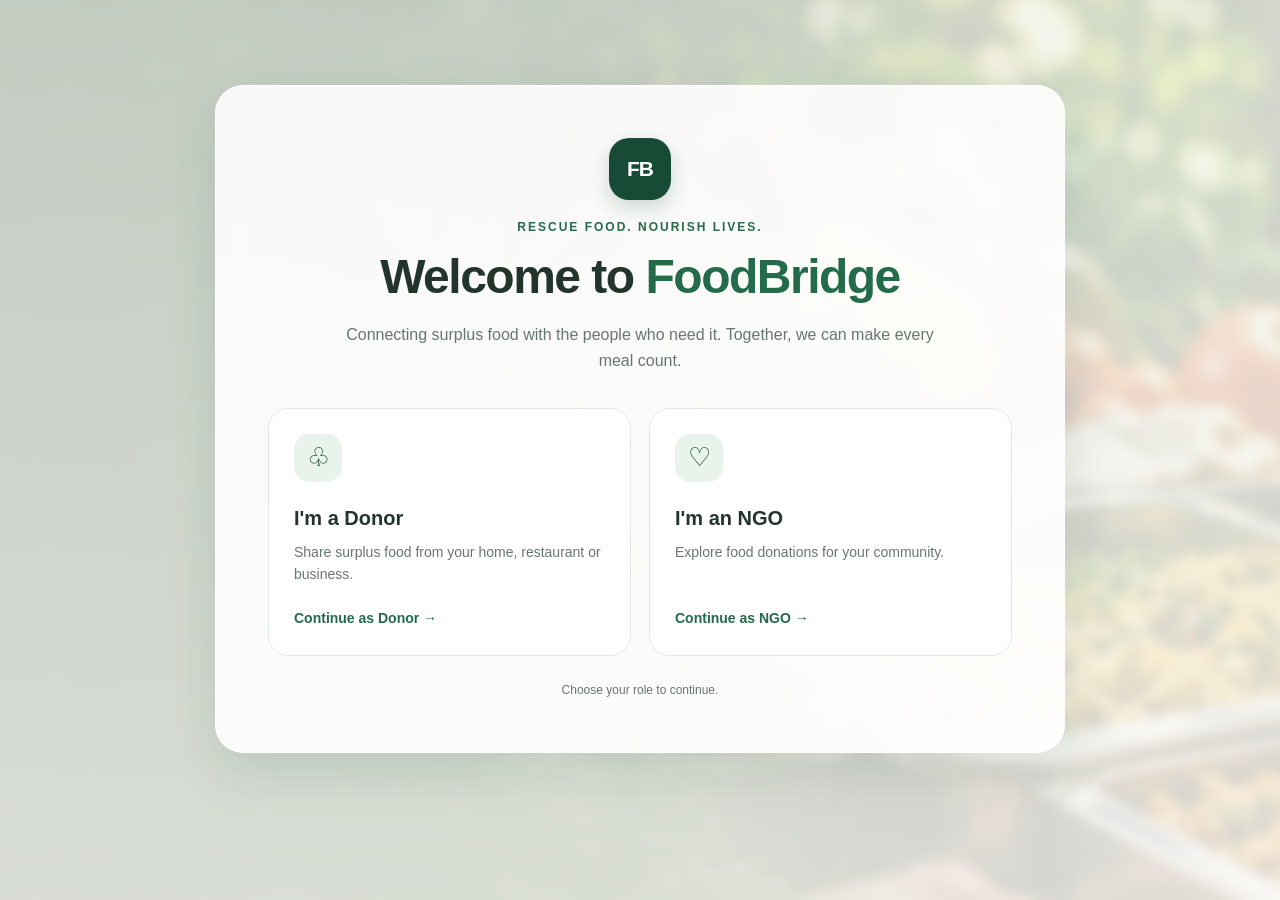
<file: Frontend/index.html>
<!DOCTYPE html>
<html lang="en">
<head>
    <meta charset="UTF-8">
    <meta name="viewport" content="width=device-width, initial-scale=1.0">
    <meta name="theme-color" content="#174b36">
    <title>FoodBridge | Rescue Food, Nourish Lives</title>
    <link rel="stylesheet" href="style.css">
</head>

<body>
<main class="app-shell">

    <!-- Welcome and role selection -->
    <section id="login-section" class="screen welcome-screen">

        <div class="brand-mark" aria-hidden="true">FB</div>
        <p class="eyebrow">RESCUE FOOD. NOURISH LIVES.</p>

        <h1>Welcome to <span>FoodBridge</span></h1>

        <p class="intro">
            Connecting surplus food with the people who need it.
            Together, we can make every meal count.
        </p>

        <div class="role-options">

            <button type="button" class="role-card"
                    onclick="openDonorPage()">
                <span class="role-icon" aria-hidden="true">♧</span>
                <span class="role-title">I'm a Donor</span>
                <span class="role-description">
                    Share surplus food from your home, restaurant or business.
                </span>
                <span class="role-action">Continue as Donor →</span>
            </button>

            <button type="button" class="role-card"
                    onclick="openNgoPage()">
                <span class="role-icon" aria-hidden="true">♡</span>
                <span class="role-title">I'm an NGO</span>
                <span class="role-description">
                    Explore food donations for your community.
                </span>
                <span class="role-action">Continue as NGO →</span>
            </button>

        </div>

        <p class="note">Choose your role to continue.</p>

    </section>


    <!-- Donor Dashboard -->
    <section id="donor-page" class="screen dashboard-screen"
             style="display: none;">

        <button type="button" class="back-button"
                onclick="showHome()">← Back to home</button>

        <p class="eyebrow">FOODBRIDGE COMMUNITY</p>
        <h1>Donor <span>Dashboard</span></h1>

        <p class="intro">
            Make your surplus food count. Register to get started,
            or explore the available food listings.
        </p>

        <!-- Dashboard buttons -->
        <div class="dashboard-actions">

            <button type="button" onclick="showDonateForm()">
                Register as a Donor
            </button>

            <button type="button" onclick="showFoodDonationForm()">
                Donate Food
            </button>

            <button type="button" class="secondary-button"
                    onclick="showMyDonations()">
                My Donations
            </button>

            <button type="button" class="secondary-button"
                    onclick="showFood()">
                View Available Food
            </button>

        </div>


        <!-- Donor Registration Section -->
        <section id="donor-section" class="content-card"
                 style="display: none;">

            <h2>Create your donor account</h2>

            <p class="section-description">
                Enter your details to join the FoodBridge community.
            </p>

            <form id="donor-form">

                <label for="name">Full Name</label>
                <input type="text" id="name" name="name"
                       autocomplete="name" required>

                <label for="email">Email Address</label>
                <input type="email" id="email" name="email"
                       autocomplete="email" required>

                <label for="password">Password</label>
                <input type="password" id="password" name="password"
                       autocomplete="new-password"
                       minlength="8" required>

                <label for="phone">Phone Number</label>
                <input type="tel" id="phone" name="phone"
                       autocomplete="tel">

                <label for="address">Pickup or Contact Address</label>
                <input type="text" id="address" name="address"
                       autocomplete="street-address">

                <button type="submit">Register as Donor</button>

            </form>

            <p id="donor-message" role="status"
               aria-live="polite"></p>

        </section>


        <!-- Available Food Section -->
        <section id="food-section" class="content-card"
                 style="display: none;">

            <h2>Available Food</h2>

            <p class="section-description">
                Check the food listings currently available.
            </p>

            <button type="button" onclick="loadFood()">
                Refresh Food List
            </button>

            <div id="food-list" aria-live="polite"></div>

        </section>


        <!-- My Donations Section -->
        <section id="my-donations-section" class="content-card"
                 style="display: none;">

            <h2>My Donations</h2>

            <p class="section-description">
                View all the food donations you have submitted.
            </p>

            <label for="myDonorId">Enter Your Donor ID</label>

            <input type="number"
                   id="myDonorId"
                   min="1"
                   placeholder="Example: 3"
                   required>

            <button type="button" onclick="loadMyDonations()">
                View My Donations
            </button>

            <div id="my-donations-list" aria-live="polite"></div>

            <p id="my-donations-message"
               role="status"
               aria-live="polite"></p>

        </section>


        <!-- Food Donation Section -->
        <section id="food-donation-section" class="content-card"
                 style="display: none;">

            <h2>Donate Surplus Food</h2>

            <p class="section-description">
                Enter the details of the food you want to donate.
            </p>

            <form id="food-donation-form">

                <label for="donorId">Donor ID</label>
                <input type="number" id="donorId" name="donorId"
                       min="1" required>

                <label for="foodName">Food Name</label>
                <input type="text" id="foodName" name="foodName"
                       maxlength="150" required>

                <label for="description">Description</label>
                <textarea id="description" name="description"></textarea>

                <label for="quantity">Quantity</label>
                <input type="number" id="quantity" name="quantity"
                       min="0.01" step="0.01" required>

                <label for="unit">Unit</label>
                <select id="unit" name="unit" required>
                    <option value="">Select unit</option>
                    <option value="kg">Kilograms</option>
                    <option value="plates">Plates</option>
                    <option value="packets">Packets</option>
                    <option value="litres">Litres</option>
                    <option value="boxes">Boxes</option>
                </select>

                <label for="foodType">Food Type</label>
                <input type="text" id="foodType" name="foodType">

                <label for="preparedAt">Prepared At</label>
                <input type="datetime-local" id="preparedAt"
                       name="preparedAt">

                <label for="expiryTime">Expiry Time</label>
                <input type="datetime-local" id="expiryTime"
                       name="expiryTime" required>

                <label for="pickupAddress">Pickup Address</label>
                <input type="text" id="pickupAddress"
                       name="pickupAddress" required>

                <label for="contactNumber">Contact Number</label>
                <input type="tel" id="contactNumber"
                       name="contactNumber">

                <label for="instructions">Pickup Instructions</label>
                <textarea id="instructions"
                          name="instructions"></textarea>

                <button type="submit">
                    Submit Food Donation
                </button>

            </form>

            <p id="food-donation-message"
               role="status" aria-live="polite"></p>

        </section>

    </section>


    <!-- NGO Dashboard -->
    <section id="ngo-page" class="screen dashboard-screen"
             style="display: none;">

        <button type="button" class="back-button"
                onclick="showHome()">← Back to home</button>

        <p class="eyebrow">FOR COMMUNITY ORGANISATIONS</p>
        <h1>NGO <span>Dashboard</span></h1>

        <p class="intro">
            Find food donations and help redirect surplus food
            to the people who need it.
        </p>


        <!-- NGO Registration and Login Buttons -->
        <div id="ngo-auth-actions" class="dashboard-actions">

            <button type="button" onclick="showNgoRegister()">
                Register NGO
            </button>

            <button type="button" class="secondary-button"
                    onclick="showNgoLogin()">
                NGO Login
            </button>

        </div>


        <!-- NGO Registration Section -->
        <section id="ngo-register-section" class="content-card"
                 style="display: none;">

            <h2>Register your NGO</h2>

            <p class="section-description">
                Create an account to claim available food donations.
            </p>

            <form id="ngo-register-form">

                <label for="ngoName">NGO Name</label>
                <input type="text" id="ngoName" name="name"
                       maxlength="100" required>

                <label for="ngoEmail">Email Address</label>
                <input type="email" id="ngoEmail" name="email"
                       required>

                <label for="ngoPassword">Password</label>
                <input type="password" id="ngoPassword" name="password"
                       minlength="6" required>

                <label for="ngoPhone">Phone Number</label>
                <input type="tel" id="ngoPhone" name="phone">

                <label for="ngoAddress">Address</label>
                <input type="text" id="ngoAddress" name="address">

                <label for="ngoCity">City</label>
                <input type="text" id="ngoCity" name="city">

                <button type="submit">Register NGO</button>

            </form>

            <p id="ngo-register-message"
               role="status" aria-live="polite"></p>

        </section>


        <!-- NGO Login Section -->
        <section id="ngo-login-section" class="content-card"
                 style="display: none;">

            <h2>NGO Login</h2>

            <form id="ngo-login-form">

                <label for="ngoLoginEmail">Email Address</label>
                <input type="email" id="ngoLoginEmail"
                       name="email" required>

                <label for="ngoLoginPassword">Password</label>
                <input type="password" id="ngoLoginPassword"
                       name="password" required>

                <button type="submit">Login</button>

            </form>

            <p id="ngo-login-message"
               role="status" aria-live="polite"></p>

        </section>


        <!-- NGO Dashboard After Login -->
        <section id="ngo-dashboard-content" style="display: none;">

            <div class="ngo-info-card">

                <h2 id="ngo-welcome-heading">Welcome, NGO</h2>

                <p id="ngo-account-details"
                   class="section-description"></p>

                <div class="dashboard-actions">

                    <button type="button" onclick="showNgoFood()">
                        View Available Food
                    </button>

                    <button type="button" class="secondary-button"
                            onclick="showNgoClaims()">
                        My Claims
                    </button>

                    <button type="button" class="secondary-button"
                            onclick="ngoLogout()">
                        Logout
                    </button>

                </div>

            </div>


            <!-- NGO Available Food Section -->
            <section id="ngo-food-section" class="content-card"
                     style="display: none;">

                <h2>Available Food Donations</h2>

                <p class="section-description">
                    Choose a donation to claim it for your NGO.
                </p>

                <button type="button" onclick="loadNgoFood()">
                    Refresh Food List
                </button>

                <div id="ngo-food-list" aria-live="polite"></div>

            </section>


            <!-- NGO My Claims Section -->
            <section id="ngo-claims-section" class="content-card"
                     style="display: none;">

                <h2>My Claims</h2>

                <p class="section-description">
                    Food donations claimed by your NGO.
                </p>

                <button type="button" onclick="loadNgoClaims()">
                    Refresh My Claims
                </button>

                <div id="ngo-claims-list" aria-live="polite"></div>

            </section>

        </section>

    </section>

</main>

<script src="script.js"></script>

</body>
</html>
</file>
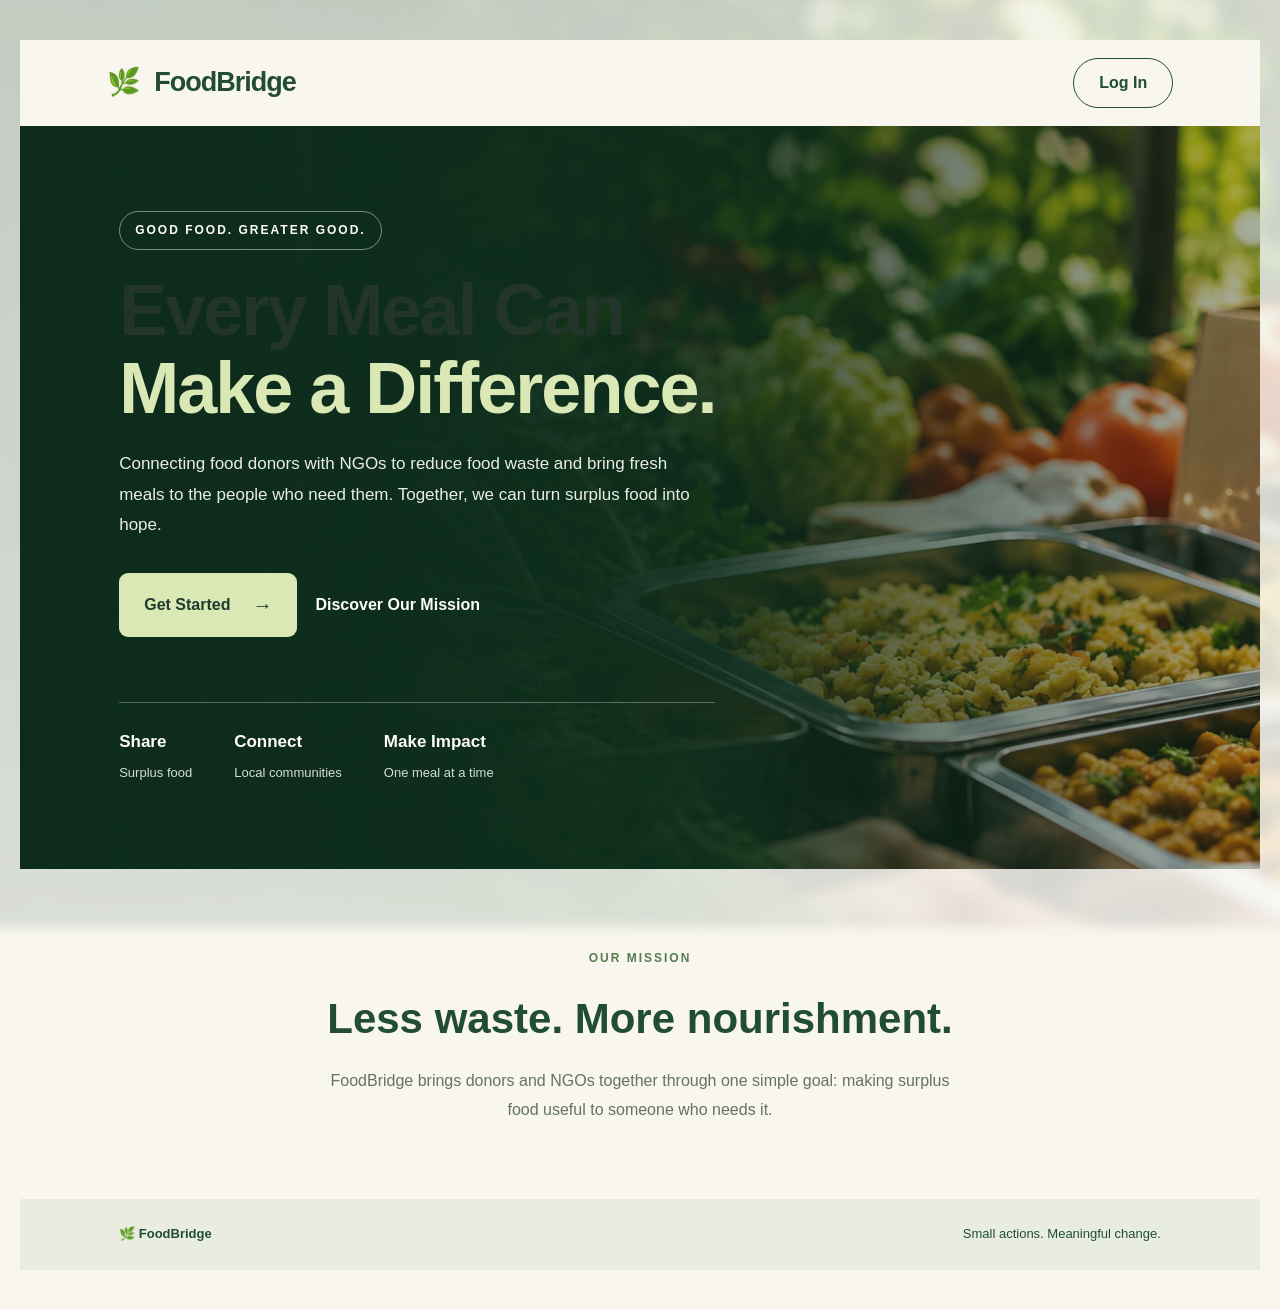
<file: Frontend/landing.html>
<!DOCTYPE html>
<html lang="en">
<head>
    <meta charset="UTF-8">
    <meta name="viewport" content="width=device-width, initial-scale=1.0">
    <title>FoodBridge | Connecting Food, Sharing Hope</title>
    <link rel="stylesheet" href="style.css">
</head>
<body class="landing-body">

<header class="landing-header">
    <a href="landing.html" class="landing-logo">
        <span class="logo-icon">🌿</span>
        FoodBridge
    </a>

    <a href="index.html" class="header-login">Log In</a>
</header>

<main class="landing-hero">
    <div class="landing-content">
        <span class="landing-tag">GOOD FOOD. GREATER GOOD.</span>

        <h1>Every Meal Can<br>
            <span>Make a Difference.</span>
        </h1>

        <p>
            Connecting food donors with NGOs to reduce food waste
            and bring fresh meals to the people who need them.
            Together, we can turn surplus food into hope.
        </p>

        <div class="landing-actions">
            <a href="index.html" class="landing-button">
                Get Started <span>→</span>
            </a>

            <a href="#how-it-works" class="landing-secondary">
                Discover Our Mission
            </a>
        </div>

        <div class="landing-stats">
            <div>
                <strong>Share</strong>
                <span>Surplus food</span>
            </div>
            <div>
                <strong>Connect</strong>
                <span>Local communities</span>
            </div>
            <div>
                <strong>Make Impact</strong>
                <span>One meal at a time</span>
            </div>
        </div>
    </div>
</main>

<section class="landing-mission" id="how-it-works">
    <span>OUR MISSION</span>
    <h2>Less waste. More nourishment.</h2>
    <p>
        FoodBridge brings donors and NGOs together through one
        simple goal: making surplus food useful to someone who needs it.
    </p>
</section>

<footer class="landing-footer">
    <span>🌿 FoodBridge</span>
    <span>Small actions. Meaningful change.</span>
</footer>

</body>
</html>
</file>
<file: Frontend/style.css>
:root {
    --green: #236b4b;
    --green-dark: #174b36;
    --green-light: #e8f3eb;
    --cream: #faf9f4;
    --white: #ffffff;
    --text: #23352b;
    --muted: #68776d;
    --border: #e2e9e2;
    --shadow: 0 18px 50px rgba(23, 75, 54, 0.13);
}

* {
    box-sizing: border-box;
}

body {
    margin: 0;
    min-height: 100vh;
    padding: 40px 20px;
    font-family: Arial, Helvetica, sans-serif;
    color: var(--text);
    line-height: 1.6;
    background: var(--cream);
    position: relative;
    isolation: isolate;
}

/* Blurred food-photo background.
   Add your own photo as food-background.jpg in this folder. */
body::before {
    content: "";
    position: fixed;
    inset: -12px;
    z-index: -2;
    background:
        linear-gradient(rgba(250, 249, 244, 0.76),
                        rgba(250, 249, 244, 0.86)),
        url("food-background.png") center / cover no-repeat;
    filter: blur(5px);
    transform: scale(1.03);
}

/* Soft overlay to keep text readable */
body::after {
    content: "";
    position: fixed;
    inset: 0;
    z-index: -1;
    pointer-events: none;
    background: radial-gradient(
        circle at top right,
        rgba(220, 239, 223, 0.35),
        transparent 55%
    );
}

button,
input {
    font: inherit;
}

button {
    cursor: pointer;
}

button:focus-visible,
input:focus-visible {
    outline: 3px solid #9ac8a9;
    outline-offset: 3px;
}

.app-shell {
    width: min(100%, 1000px);
    margin: 0 auto;
}

.screen {
    width: 100%;
    margin: 0 auto;
    padding: clamp(24px, 5vw, 52px);
    border: 1px solid rgba(255, 255, 255, 0.8);
    border-radius: 28px;
    background: rgba(255, 255, 255, 0.88);
    box-shadow: var(--shadow);
    backdrop-filter: blur(12px);
}

.welcome-screen {
    max-width: 850px;
    margin-top: clamp(10px, 5vh, 55px);
    text-align: center;
}

.brand-mark {
    display: grid;
    place-items: center;
    width: 62px;
    height: 62px;
    margin: 0 auto 18px;
    border-radius: 20px;
    background: var(--green-dark);
    color: white;
    font-size: 21px;
    font-weight: 800;
    letter-spacing: -1px;
    box-shadow: 0 8px 20px rgba(23, 75, 54, 0.2);
}

.eyebrow {
    margin: 0 0 12px;
    color: var(--green);
    font-size: 12px;
    font-weight: 800;
    letter-spacing: 2px;
}

h1 {
    margin: 0;
    color: var(--text);
    font-size: clamp(32px, 5vw, 48px);
    line-height: 1.15;
    letter-spacing: -1.5px;
}

h1 span {
    color: var(--green);
}

.intro {
    max-width: 590px;
    margin: 18px auto 30px;
    color: var(--muted);
    font-size: 16px;
}

.role-options {
    display: grid;
    grid-template-columns: repeat(2, minmax(0, 1fr));
    gap: 18px;
    margin-top: 34px;
    text-align: left;
}

.role-card {
    display: flex;
    flex-direction: column;
    align-items: flex-start;
    min-height: 230px;
    padding: 25px;
    border: 1px solid var(--border);
    border-radius: 20px;
    background: rgba(255, 255, 255, 0.92);
    color: var(--text);
    text-align: left;
    transition: transform 0.2s ease, border-color 0.2s ease,
                box-shadow 0.2s ease;
}

.role-card:hover {
    transform: translateY(-4px);
    border-color: #a8cbb2;
    box-shadow: 0 14px 28px rgba(23, 75, 54, 0.09);
}

.role-icon {
    display: grid;
    place-items: center;
    width: 48px;
    height: 48px;
    margin-bottom: 20px;
    border-radius: 15px;
    background: var(--green-light);
    color: var(--green-dark);
    font-size: 26px;
}

.role-title {
    font-size: 20px;
    font-weight: 800;
}

.role-description {
    margin-top: 7px;
    color: var(--muted);
    font-size: 14px;
}

.role-action {
    margin-top: auto;
    padding-top: 22px;
    color: var(--green);
    font-size: 14px;
    font-weight: 800;
}

.note {
    margin: 25px 0 0;
    color: var(--muted);
    font-size: 12px;
}

/* Dashboards */

.dashboard-screen {
    max-width: 780px;
}

.back-button {
    margin-bottom: 30px;
    padding: 9px 14px;
    border: 1px solid var(--border);
    border-radius: 9px;
    background: white;
    color: var(--green-dark);
    font-weight: 700;
}

.back-button:hover {
    background: var(--green-light);
}

.dashboard-actions {
    display: flex;
    flex-wrap: wrap;
    gap: 12px;
    margin: 25px 0;
}

button:not(.role-card):not(.back-button) {
    padding: 12px 18px;
    border: 0;
    border-radius: 10px;
    background: var(--green);
    color: white;
    font-size: 14px;
    font-weight: 700;
    transition: background 0.2s ease, transform 0.2s ease;
}

button:not(.role-card):not(.back-button):hover {
    background: var(--green-dark);
    transform: translateY(-1px);
}

button.secondary-button {
    border: 1px solid #b8d1bf !important;
    background: var(--green-light) !important;
    color: var(--green-dark) !important;
}

button.secondary-button:hover {
    background: #d9ebdd !important;
}

.content-card,
.ngo-info-card {
    margin-top: 25px;
    padding: clamp(20px, 4vw, 30px);
    border: 1px solid var(--border);
    border-radius: 18px;
    background: rgba(255, 255, 255, 0.95);
    box-shadow: 0 8px 25px rgba(23, 75, 54, 0.06);
}

.content-card h2,
.ngo-info-card h2 {
    margin: 0 0 8px;
    color: var(--green-dark);
    font-size: 23px;
}

.section-description,
.ngo-info-card > p {
    margin: 0 0 20px;
    color: var(--muted);
    font-size: 14px;
}

form {
    display: flex;
    flex-direction: column;
    gap: 9px;
}

form label {
    margin-top: 8px;
    color: var(--text);
    font-size: 14px;
    font-weight: 700;
}

form input {
    width: 100%;
    min-height: 46px;
    padding: 12px 14px;
    border: 1px solid #d5dfd6;
    border-radius: 10px;
    background: #fcfdfb;
    color: var(--text);
}

form input:focus {
    border-color: var(--green);
    outline: 2px solid #e0efe4;
}

form button {
    margin-top: 15px;
}

#donor-message {
    color: var(--green-dark);
    font-size: 14px;
    font-weight: 700;
    overflow-wrap: anywhere;
}

#food-list,
#ngo-food-list {
    display: grid;
    gap: 14px;
    margin-top: 20px;
}

.food-item {
    padding: 16px;
    border: 1px solid var(--border);
    border-radius: 12px;
    background: #fbfdfb;
}

.food-item h3 {
    margin: 0 0 8px;
    color: var(--green-dark);
}

.food-item p {
    margin: 4px 0;
    color: var(--muted);
    font-size: 14px;
}

[style*="display: none"] {
    display: none !important;
}

/* Mobile layout */

@media (max-width: 600px) {
    body {
        padding: 16px 12px;
    }

    .screen {
        padding: 25px 18px;
        border-radius: 20px;
    }

    .welcome-screen {
        margin-top: 8px;
    }

    .role-options {
        grid-template-columns: 1fr;
        gap: 12px;
    }

    .role-card {
        min-height: 200px;
        padding: 20px;
    }

    .dashboard-actions {
        flex-direction: column;
    }

    .dashboard-actions button {
        width: 100%;
    }
}

@media (prefers-reduced-motion: reduce) {
    *,
    *::before,
    *::after {
        scroll-behavior: auto !important;
        transition: none !important;
    }
}

/* ===== FoodBridge Landing Page ===== */

.landing-body {
    margin: 0;
    color: #203b2d;
    background: #f8f6ed;
    font-family: Arial, Helvetica, sans-serif;
}

.landing-body * {
    box-sizing: border-box;
}

.landing-header {
    min-height: 82px;
    padding: 18px 7%;
    display: flex;
    align-items: center;
    justify-content: space-between;
    background: #f8f6ed;
}

.landing-logo {
    color: #214d36;
    font-size: 27px;
    font-weight: 800;
    text-decoration: none;
    letter-spacing: -1px;
}

.logo-icon {
    margin-right: 8px;
}

.header-login {
    color: #214d36;
    text-decoration: none;
    font-weight: 700;
    border: 1px solid #214d36;
    border-radius: 30px;
    padding: 11px 25px;
    transition: 0.25s;
}

.header-login:hover {
    background: #214d36;
    color: white;
}

.landing-hero {
    min-height: 650px;
    padding: 85px 8%;
    display: flex;
    align-items: center;
    background:
        linear-gradient(90deg,
            rgba(13, 43, 28, 0.94) 0%,
            rgba(13, 43, 28, 0.78) 55%,
            rgba(13, 43, 28, 0.35) 100%),
        url("food-background.png") center/cover no-repeat,
        #214d36;
}

.landing-content {
    max-width: 760px;
    color: #fffdf5;
}

.landing-tag {
    display: inline-block;
    margin-bottom: 22px;
    padding: 9px 15px;
    border: 1px solid rgba(255, 255, 255, 0.45);
    border-radius: 30px;
    font-size: 12px;
    font-weight: 700;
    letter-spacing: 2px;
}

.landing-content h1 {
    margin: 0 0 22px;
    font-size: clamp(42px, 6vw, 72px);
    line-height: 1.08;
    letter-spacing: -2px;
}

.landing-content h1 span {
    color: #d9e8b4;
}

.landing-content > p {
    max-width: 580px;
    color: #e8eee6;
    font-size: 17px;
    line-height: 1.8;
}

.landing-actions {
    display: flex;
    align-items: center;
    flex-wrap: wrap;
    gap: 18px;
    margin-top: 32px;
}

.landing-button {
    display: inline-flex;
    gap: 22px;
    align-items: center;
    padding: 16px 25px;
    border-radius: 9px;
    background: #d9e8b4;
    color: #203b2d;
    text-decoration: none;
    font-weight: 800;
    transition: transform 0.2s, background 0.2s;
}

.landing-button:hover {
    background: #edf5d7;
    transform: translateY(-2px);
}

.landing-button span {
    font-size: 20px;
}

.landing-secondary {
    color: #fffdf5;
    text-decoration: none;
    font-weight: 600;
    padding: 12px 0;
}

.landing-secondary:hover {
    text-decoration: underline;
}

.landing-stats {
    display: flex;
    flex-wrap: wrap;
    gap: 42px;
    margin-top: 65px;
    padding-top: 25px;
    border-top: 1px solid rgba(255, 255, 255, 0.3);
}

.landing-stats div {
    display: flex;
    flex-direction: column;
    gap: 8px;
}

.landing-stats strong {
    font-size: 17px;
}

.landing-stats span {
    color: #d4dfd4;
    font-size: 13px;
}

.landing-mission {
    padding: 75px 8%;
    text-align: center;
}

.landing-mission > span {
    color: #557c52;
    font-size: 12px;
    font-weight: 800;
    letter-spacing: 2px;
}

.landing-mission h2 {
    margin: 15px 0;
    font-size: clamp(28px, 4vw, 42px);
    color: #214d36;
}

.landing-mission p {
    max-width: 650px;
    margin: 0 auto;
    color: #647267;
    font-size: 16px;
    line-height: 1.8;
}

.landing-footer {
    display: flex;
    justify-content: space-between;
    flex-wrap: wrap;
    gap: 12px;
    padding: 25px 8%;
    background: #e9eddf;
    color: #214d36;
    font-size: 13px;
}

.landing-footer span:first-child {
    font-weight: 800;
}

@media (max-width: 600px) {
    .landing-header {
        padding: 16px 5%;
    }

    .landing-logo {
        font-size: 23px;
    }

    .landing-hero {
        min-height: 600px;
        padding: 65px 6%;
    }

    .landing-content h1 {
        letter-spacing: -1px;
    }

    .landing-stats {
        gap: 24px;
        margin-top: 45px;
    }

    .landing-mission {
        padding: 55px 6%;
    }

    .landing-footer {
        padding: 22px 6%;
    }
}
</file>
